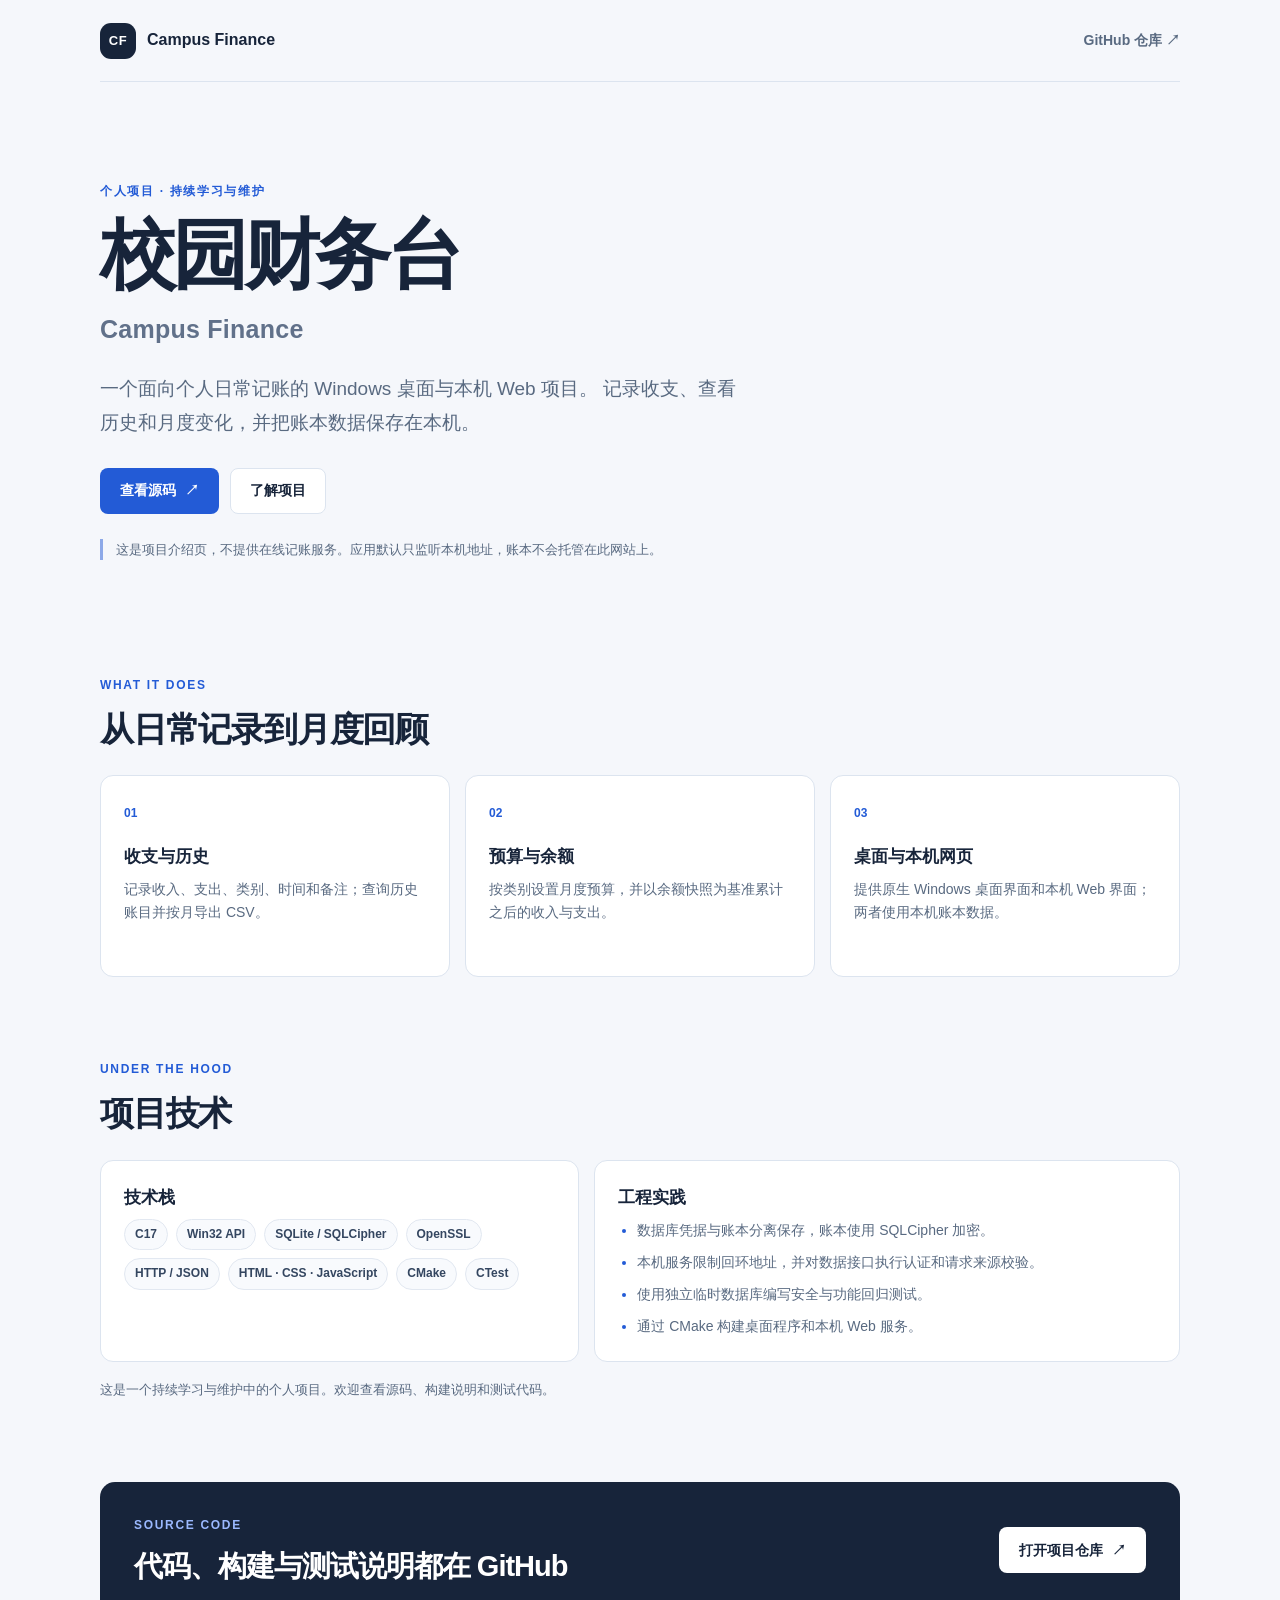
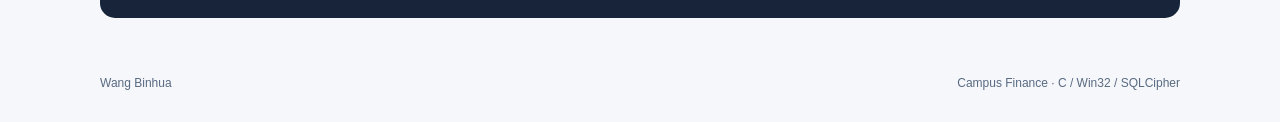
<file: index.html>
<!doctype html>
<html lang="zh-CN">
<head>
  <meta charset="utf-8">
  <meta name="viewport" content="width=device-width, initial-scale=1">
  <meta name="theme-color" content="#f5f7fb">
  <meta name="description" content="Campus Finance：一个使用 C、Win32、SQLCipher 和 Web 技术构建的本地个人记账项目。">
  <title>校园财务台 · Wang Binhua</title>
  <link rel="stylesheet" href="site.css">
</head>
<body>
  <header class="topbar">
    <a class="brand" href="#top" aria-label="校园财务台首页">
      <span class="brand-mark" aria-hidden="true">CF</span>
      <span>Campus Finance</span>
    </a>
    <a class="top-link" href="https://github.com/wang-binhua/wang-binhua.github.io">GitHub 仓库 <span aria-hidden="true">↗</span></a>
  </header>

  <main id="top">
    <section class="hero">
      <p class="eyebrow">个人项目 · 持续学习与维护</p>
      <h1>校园财务台</h1>
      <p class="subtitle">Campus Finance</p>
      <p class="intro">
        一个面向个人日常记账的 Windows 桌面与本机 Web 项目。
        记录收支、查看历史和月度变化，并把账本数据保存在本机。
      </p>
      <div class="actions">
        <a class="button primary" href="https://github.com/wang-binhua/wang-binhua.github.io">查看源码 <span aria-hidden="true">↗</span></a>
        <a class="button secondary" href="#details">了解项目</a>
      </div>
      <p class="notice">这是项目介绍页，不提供在线记账服务。应用默认只监听本机地址，账本不会托管在此网站上。</p>
    </section>

    <section class="section" aria-labelledby="features-title">
      <div class="section-heading">
        <p class="eyebrow">WHAT IT DOES</p>
        <h2 id="features-title">从日常记录到月度回顾</h2>
      </div>
      <div class="feature-grid">
        <article class="card">
          <span class="card-index">01</span>
          <h3>收支与历史</h3>
          <p>记录收入、支出、类别、时间和备注；查询历史账目并按月导出 CSV。</p>
        </article>
        <article class="card">
          <span class="card-index">02</span>
          <h3>预算与余额</h3>
          <p>按类别设置月度预算，并以余额快照为基准累计之后的收入与支出。</p>
        </article>
        <article class="card">
          <span class="card-index">03</span>
          <h3>桌面与本机网页</h3>
          <p>提供原生 Windows 桌面界面和本机 Web 界面；两者使用本机账本数据。</p>
        </article>
      </div>
    </section>

    <section class="section details" id="details" aria-labelledby="details-title">
      <div class="section-heading">
        <p class="eyebrow">UNDER THE HOOD</p>
        <h2 id="details-title">项目技术</h2>
      </div>
      <div class="details-grid">
        <div class="detail-panel">
          <h3>技术栈</h3>
          <ul class="tag-list" aria-label="技术栈">
            <li>C17</li><li>Win32 API</li><li>SQLite / SQLCipher</li>
            <li>OpenSSL</li><li>HTTP / JSON</li><li>HTML · CSS · JavaScript</li>
            <li>CMake</li><li>CTest</li>
          </ul>
        </div>
        <div class="detail-panel">
          <h3>工程实践</h3>
          <ul class="practice-list">
            <li>数据库凭据与账本分离保存，账本使用 SQLCipher 加密。</li>
            <li>本机服务限制回环地址，并对数据接口执行认证和请求来源校验。</li>
            <li>使用独立临时数据库编写安全与功能回归测试。</li>
            <li>通过 CMake 构建桌面程序和本机 Web 服务。</li>
          </ul>
        </div>
      </div>
      <p class="learning-note">这是一个持续学习与维护中的个人项目。欢迎查看源码、构建说明和测试代码。</p>
    </section>

    <section class="closing">
      <div>
        <p class="eyebrow">SOURCE CODE</p>
        <h2>代码、构建与测试说明都在 GitHub</h2>
      </div>
      <a class="button light" href="https://github.com/wang-binhua/wang-binhua.github.io">打开项目仓库 <span aria-hidden="true">↗</span></a>
    </section>
  </main>

  <footer>
    <span>Wang Binhua</span>
    <span>Campus Finance · C / Win32 / SQLCipher</span>
  </footer>
</body>
</html>
</file>
<file: site.css>
:root {
  color-scheme: light;
  --ink: #17243a;
  --muted: #596a81;
  --line: #dce4ef;
  --paper: #f5f7fb;
  --blue: #235bd6;
  --blue-dark: #1747b0;
  --mint: #dff6ee;
}

* { box-sizing: border-box; }

html { scroll-behavior: smooth; }

body {
  margin: 0;
  background: var(--paper);
  color: var(--ink);
  font: 16px/1.65 Inter, "Segoe UI", "Microsoft YaHei", sans-serif;
}

a { color: inherit; }

.topbar, main, footer {
  width: min(1080px, calc(100% - 48px));
  margin-inline: auto;
}

.topbar {
  min-height: 82px;
  display: flex;
  align-items: center;
  justify-content: space-between;
  border-bottom: 1px solid var(--line);
}

.brand {
  display: inline-flex;
  align-items: center;
  gap: 11px;
  color: var(--ink);
  font-weight: 750;
  text-decoration: none;
}

.brand-mark {
  display: grid;
  width: 36px;
  height: 36px;
  place-items: center;
  border-radius: 11px;
  background: var(--ink);
  color: white;
  font-size: 13px;
  letter-spacing: .04em;
}

.top-link {
  color: var(--muted);
  font-size: 14px;
  font-weight: 650;
  text-decoration: none;
}

.top-link:hover { color: var(--blue); }

.hero {
  max-width: 780px;
  padding: 100px 0 88px;
}

.eyebrow {
  margin: 0 0 12px;
  color: var(--blue);
  font-size: 12px;
  font-weight: 800;
  letter-spacing: .14em;
  text-transform: uppercase;
}

h1, h2, h3, p { margin-top: 0; }

h1 {
  margin-bottom: 0;
  font-size: clamp(44px, 8vw, 76px);
  letter-spacing: -.055em;
  line-height: 1.08;
}

.subtitle {
  margin: 13px 0 22px;
  color: #61718a;
  font-size: clamp(19px, 3vw, 25px);
  font-weight: 600;
  letter-spacing: .01em;
}

.intro {
  max-width: 650px;
  margin-bottom: 27px;
  color: var(--muted);
  font-size: 19px;
  line-height: 1.8;
}

.actions {
  display: flex;
  flex-wrap: wrap;
  gap: 11px;
}

.button {
  min-height: 46px;
  display: inline-flex;
  align-items: center;
  justify-content: center;
  gap: 9px;
  padding: 0 19px;
  border: 1px solid transparent;
  border-radius: 8px;
  font-size: 14px;
  font-weight: 700;
  text-decoration: none;
  transition: transform .15s ease, background .15s ease;
}

.button:hover { transform: translateY(-1px); }
.primary { background: var(--blue); color: white; }
.primary:hover { background: var(--blue-dark); }
.secondary { border-color: var(--line); background: white; }
.secondary:hover { background: #edf2fa; }

.notice {
  max-width: 690px;
  margin: 25px 0 0;
  padding-left: 13px;
  border-left: 3px solid #8da9e8;
  color: var(--muted);
  font-size: 13px;
}

.section { padding: 28px 0 78px; }
.section-heading { margin-bottom: 25px; }
.section-heading h2, .closing h2 {
  margin-bottom: 0;
  font-size: clamp(25px, 4vw, 34px);
  letter-spacing: -.035em;
  line-height: 1.25;
}

.feature-grid {
  display: grid;
  grid-template-columns: repeat(3, minmax(0, 1fr));
  gap: 15px;
}

.card, .detail-panel {
  border: 1px solid var(--line);
  border-radius: 13px;
  background: #fff;
}

.card { min-height: 202px; padding: 23px; }
.card-index { color: var(--blue); font-size: 12px; font-weight: 800; }
.card h3, .detail-panel h3 { margin: 17px 0 7px; font-size: 17px; }
.card p { margin-bottom: 0; color: var(--muted); font-size: 14px; }

.details { padding-top: 5px; }
.details-grid { display: grid; grid-template-columns: .9fr 1.1fr; gap: 15px; }
.detail-panel { padding: 23px; }
.detail-panel h3 { margin-top: 0; }
.tag-list {
  display: flex;
  flex-wrap: wrap;
  gap: 8px;
  margin: 0;
  padding: 0;
  list-style: none;
}

.tag-list li {
  padding: 5px 10px;
  border: 1px solid #e2e8f1;
  border-radius: 999px;
  background: #f8fafd;
  color: #344660;
  font-size: 12px;
  font-weight: 650;
}

.practice-list { display: grid; gap: 9px; margin: 0; padding-left: 19px; color: var(--muted); font-size: 14px; }
.practice-list li::marker { color: var(--blue); }
.learning-note { margin: 17px 0 0; color: var(--muted); font-size: 13px; }

.closing {
  display: flex;
  align-items: center;
  justify-content: space-between;
  gap: 25px;
  margin: 4px 0 56px;
  padding: 34px;
  border-radius: 15px;
  background: var(--ink);
  color: white;
}

.closing .eyebrow { color: #9bb9ff; }
.closing h2 { max-width: 520px; font-size: clamp(22px, 3vw, 29px); }
.light { flex: 0 0 auto; background: white; color: var(--ink); }
.light:hover { background: var(--mint); }

footer {
  display: flex;
  justify-content: space-between;
  gap: 15px;
  padding: 0 0 28px;
  color: var(--muted);
  font-size: 12px;
}

@media (max-width: 720px) {
  .topbar, main, footer { width: min(100% - 36px, 560px); }
  .topbar { min-height: 70px; }
  .hero { padding: 72px 0 60px; }
  .intro { font-size: 17px; }
  .feature-grid, .details-grid { grid-template-columns: 1fr; }
  .card { min-height: 0; }
  .closing { align-items: flex-start; flex-direction: column; margin-bottom: 38px; padding: 25px; }
  footer { flex-direction: column; gap: 4px; }
}

@media (prefers-reduced-motion: reduce) {
  html { scroll-behavior: auto; }
  *, *::before, *::after { transition-duration: .01ms !important; }
}
</file>
